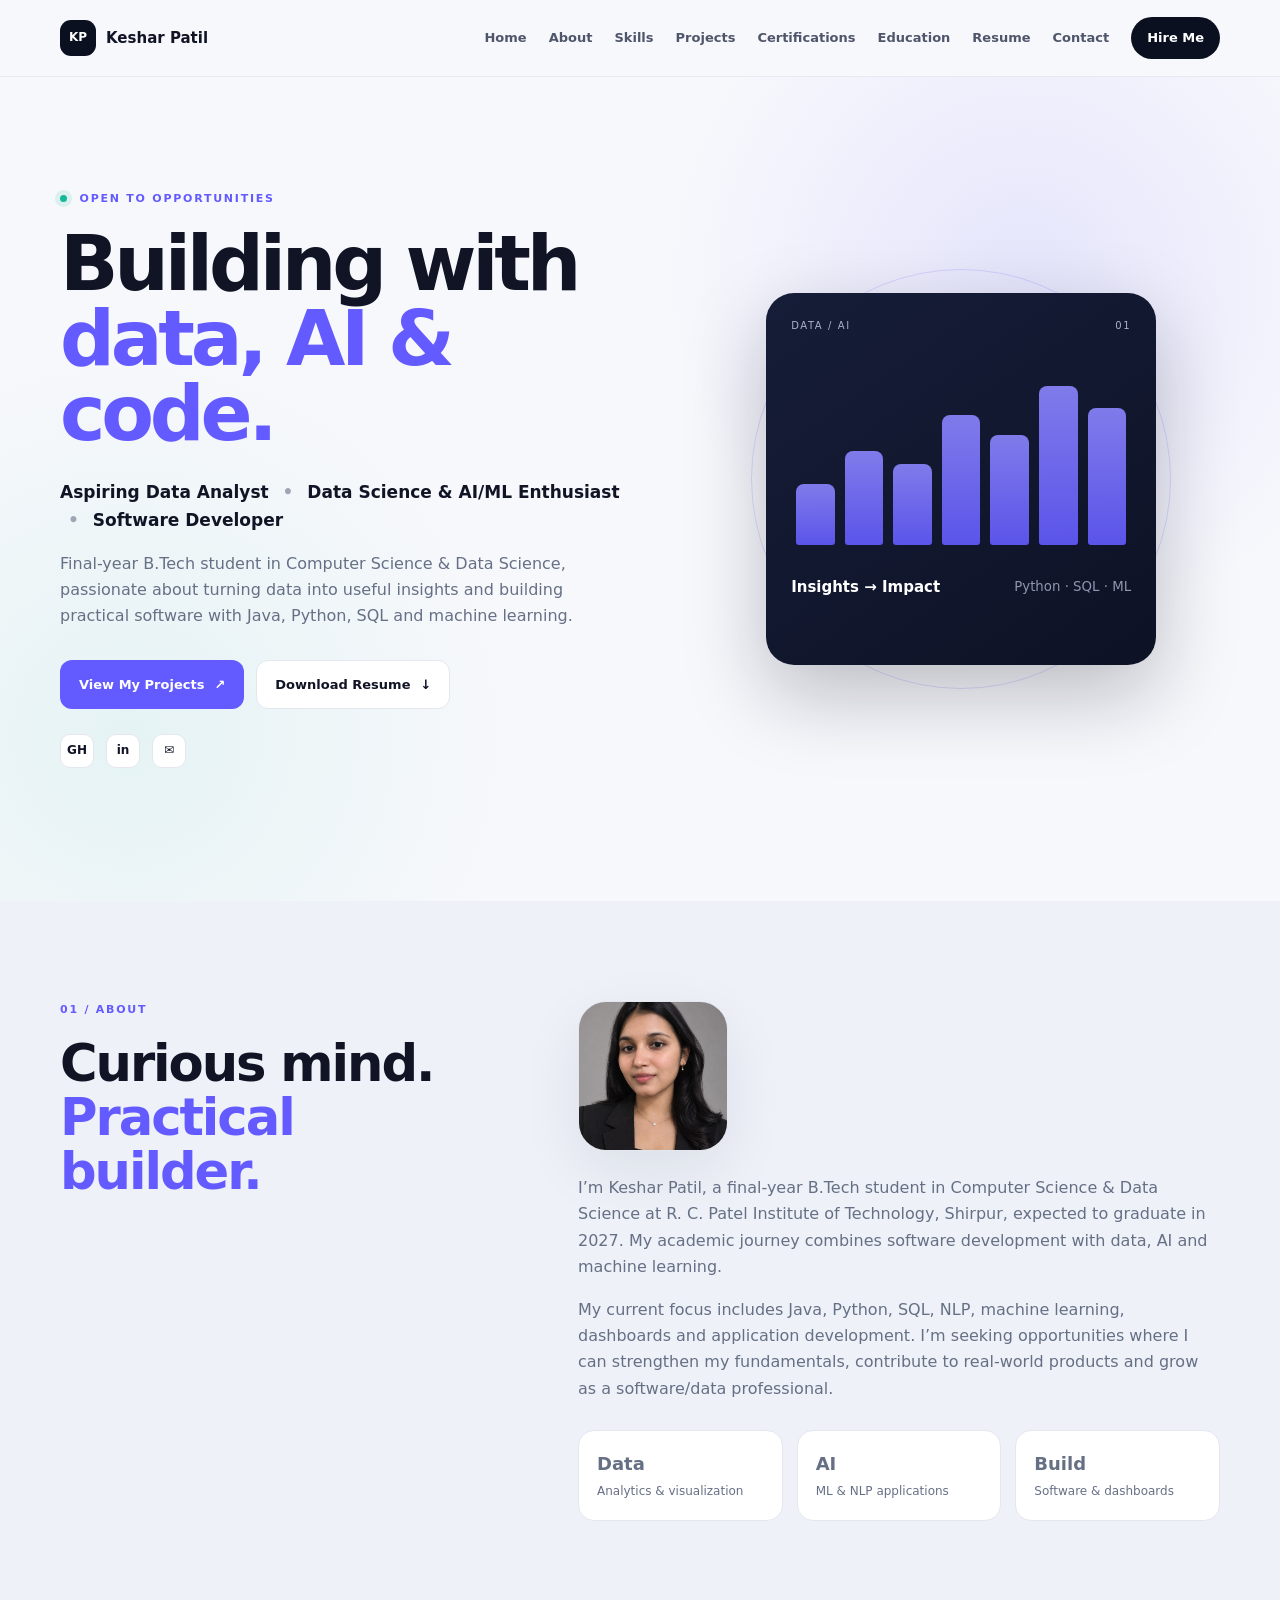
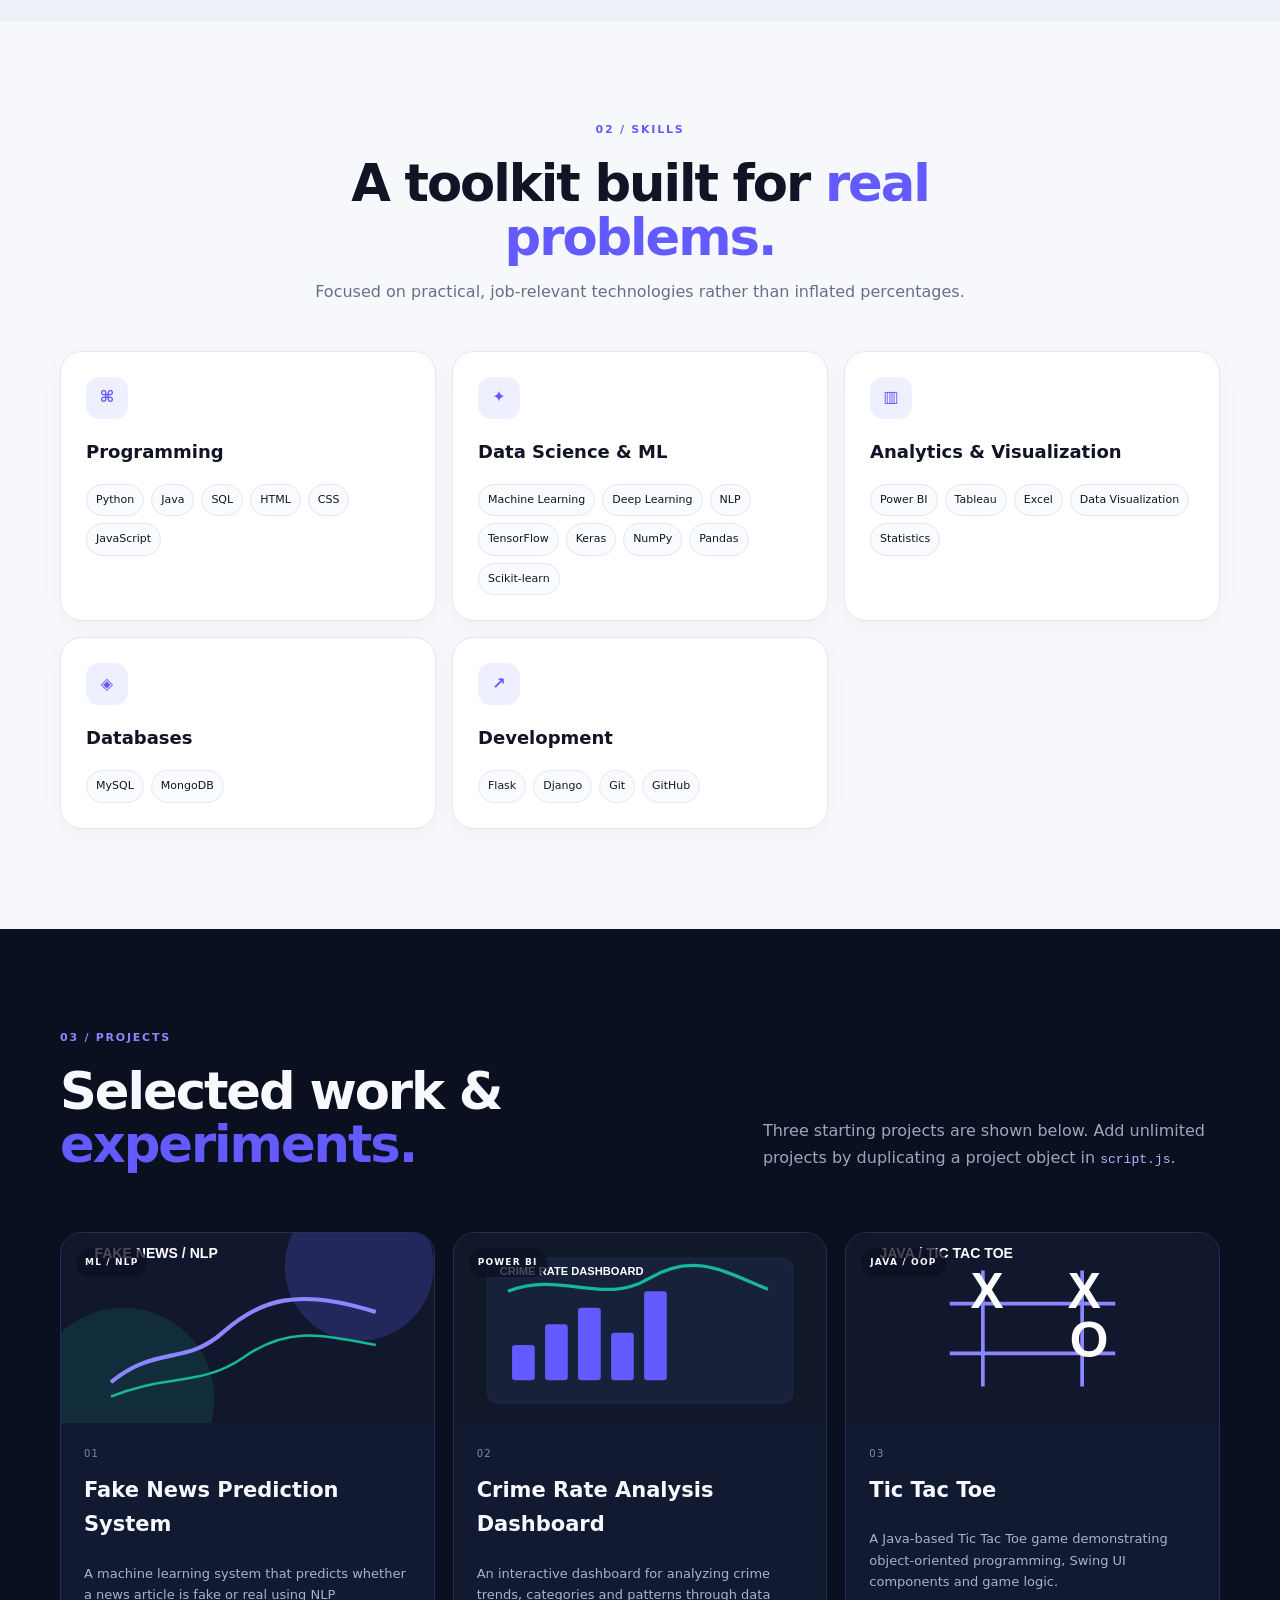
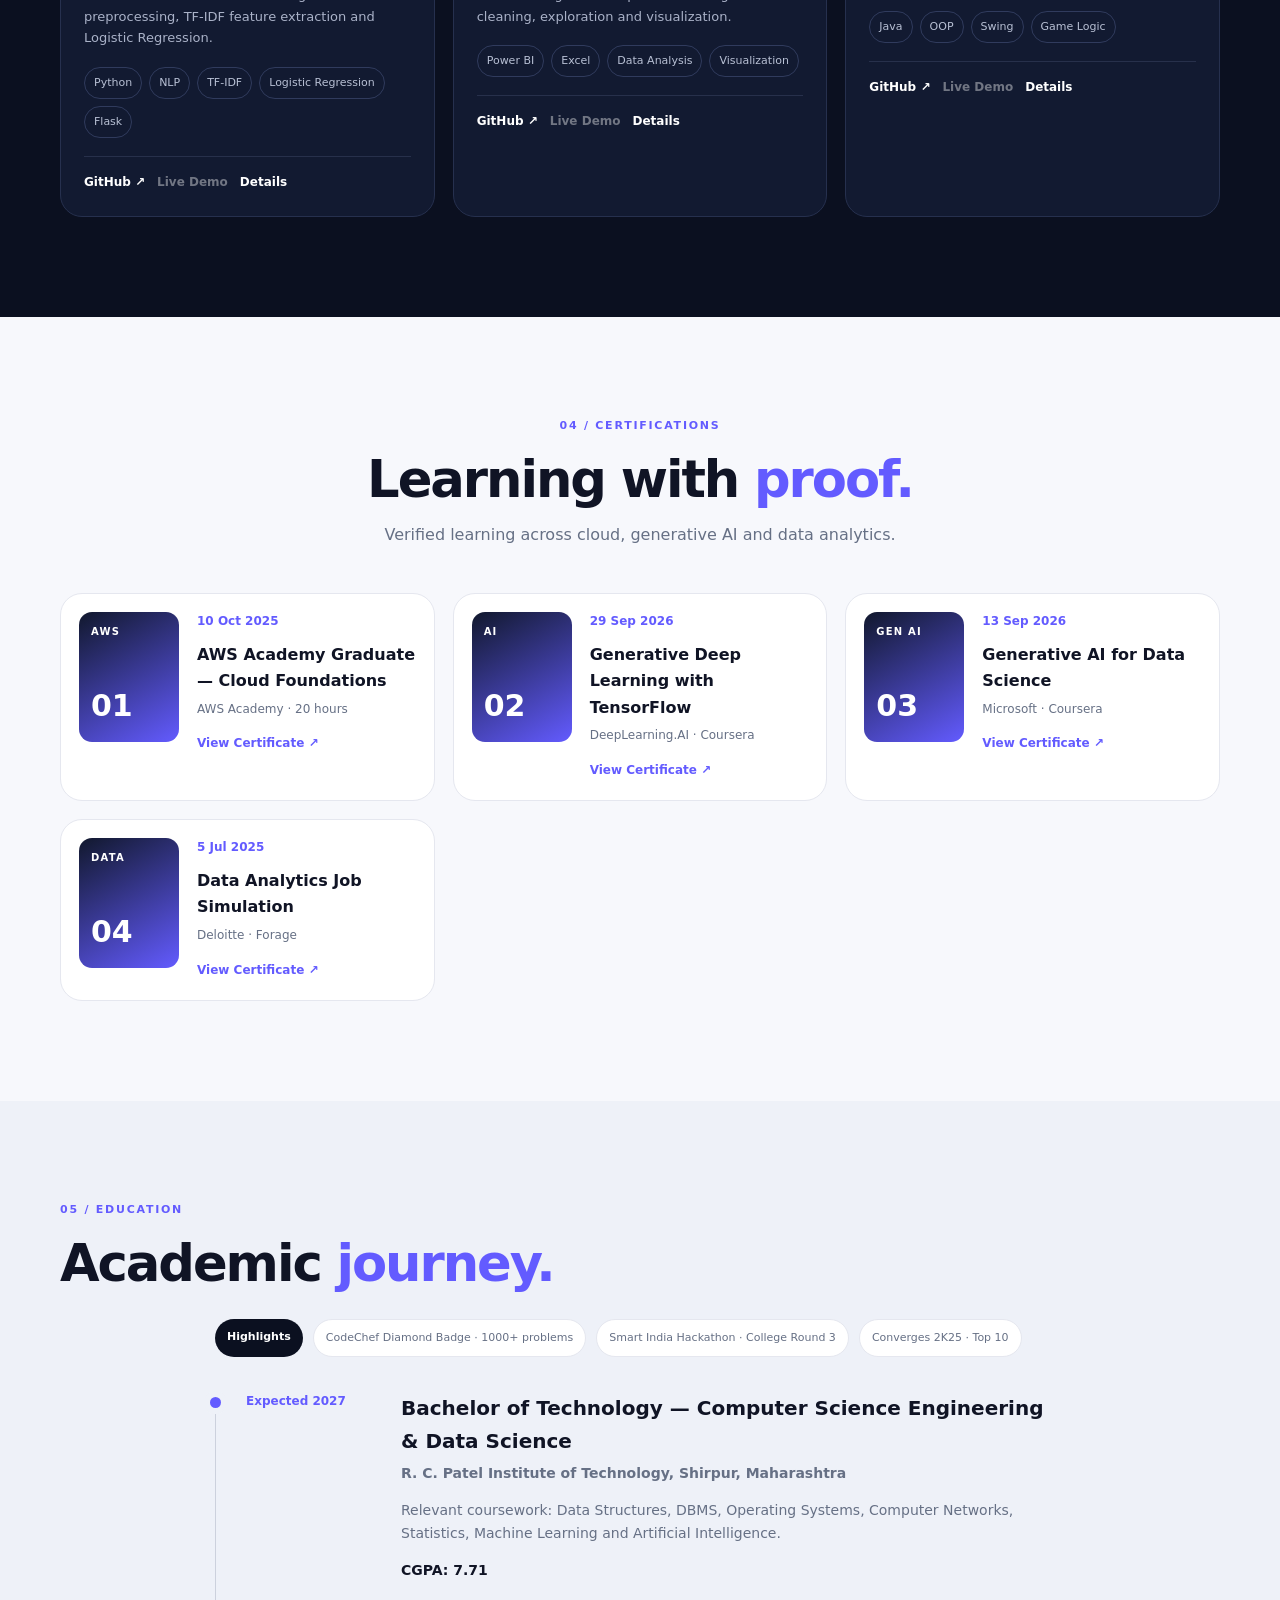
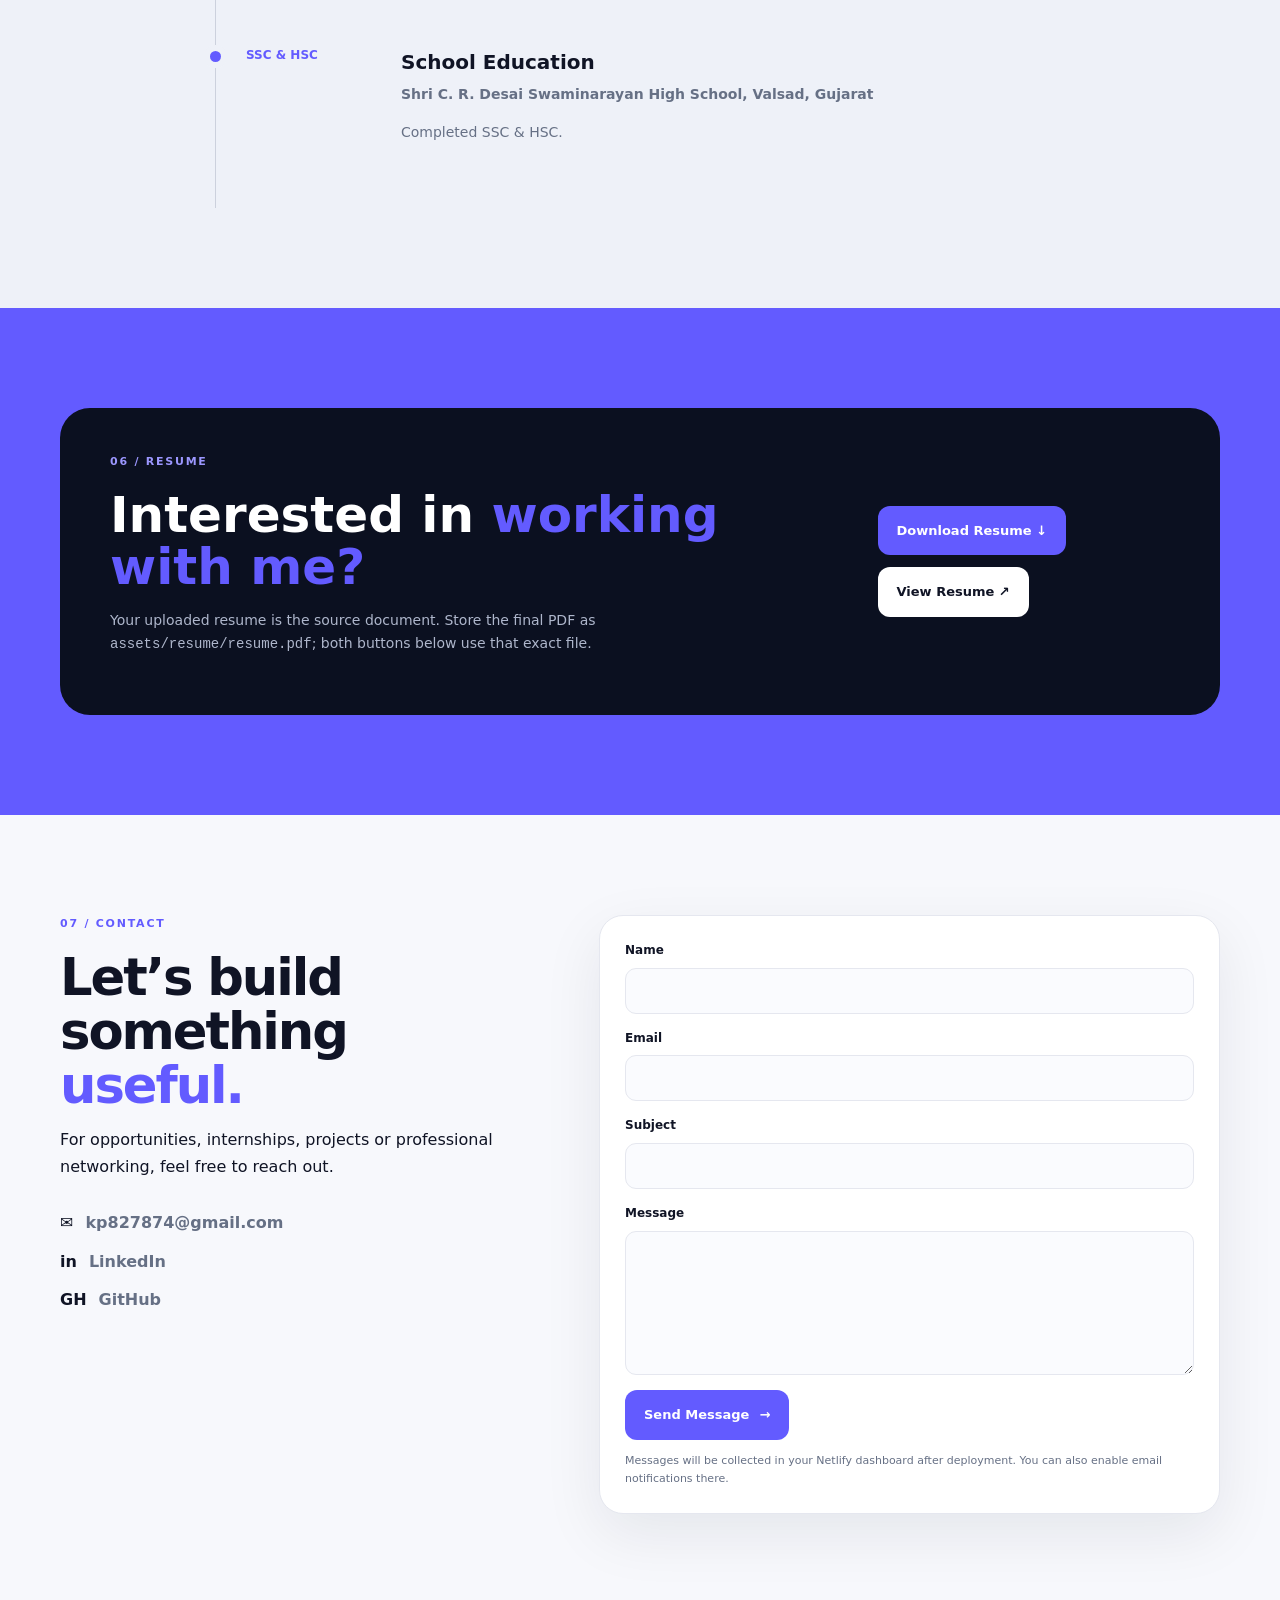
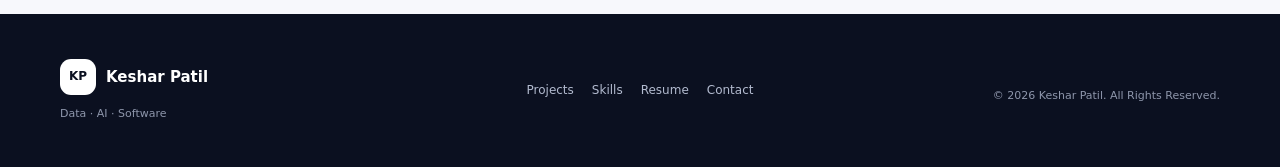
<file: index.html>
<!doctype html>
<html lang="en">
<head>
  <meta charset="UTF-8">
  <meta name="viewport" content="width=device-width, initial-scale=1.0">
  <meta name="description" content="Keshar Patil — aspiring Data Analyst, Data Scientist, AI/ML Engineer and Software Developer. Explore projects, skills, certifications, education and resume.">
  <meta name="keywords" content="Keshar Patil, Data Analyst, Data Science, AI ML, Machine Learning, Python, SQL, Power BI, Software Developer">
  <meta name="author" content="Keshar Patil">
  <meta property="og:title" content="Keshar Patil | Data & AI Portfolio">
  <meta property="og:description" content="Professional portfolio showcasing data analytics, AI/ML and software development projects.">
  <meta property="og:type" content="website">
  <meta name="theme-color" content="#0b1020">
  <title>Keshar Patil | Data & AI Portfolio</title>
  <link rel="icon" href="assets/favicon.svg" type="image/svg+xml">
  <link rel="stylesheet" href="style.css">
</head>
<body>
  <a class="skip-link" href="#main">Skip to content</a>
  <header class="site-header">
    <nav class="nav container" aria-label="Primary navigation">
      <a class="brand" href="#home" aria-label="Keshar Patil home"><span>KP</span><strong>Keshar Patil</strong></a>
      <button class="menu-toggle" type="button" aria-expanded="false" aria-controls="nav-links" aria-label="Open navigation">
        <span></span><span></span><span></span>
      </button>
      <div class="nav-links" id="nav-links">
        <a href="#home">Home</a><a href="#about">About</a><a href="#skills">Skills</a><a href="#projects">Projects</a>
        <a href="#certifications">Certifications</a><a href="#education">Education</a><a href="#resume">Resume</a><a href="#contact">Contact</a>
        <a class="nav-cta" href="#contact">Hire Me</a>
      </div>
    </nav>
  </header>

  <main id="main">
    <section class="hero section" id="home">
      <div class="hero-grid container">
        <div class="hero-copy reveal">
          <p class="eyebrow"><span class="status-dot"></span> Open to opportunities</p>
          <h1>Building with <span>data, AI & code.</span></h1>
          <p class="hero-role">Aspiring Data Analyst <i>•</i> Data Science & AI/ML Enthusiast <i>•</i> Software Developer</p>
          <p class="hero-text">Final-year B.Tech student in Computer Science & Data Science, passionate about turning data into useful insights and building practical software with Java, Python, SQL and machine learning.</p>
          <div class="hero-actions">
            <a class="btn btn-primary" href="#projects">View My Projects <span>↗</span></a>
            <a class="btn btn-secondary" href="assets/resume/resume.pdf" download>Download Resume <span>↓</span></a>
          </div>
          <div class="social-row" aria-label="Social links">
            <a href="https://github.com/" target="_blank" rel="noopener" aria-label="GitHub">GH</a>
            <a href="https://www.linkedin.com/" target="_blank" rel="noopener" aria-label="LinkedIn">in</a>
            <a href="mailto:kp827874@gmail.com" aria-label="Email">✉</a>
          </div>
        </div>
        <div class="hero-visual reveal" aria-label="Decorative data visualization">
          <div class="orbital orbital-a"></div><div class="orbital orbital-b"></div>
          <div class="data-card">
            <div class="data-top"><span>DATA / AI</span><span>01</span></div>
            <div class="chart">
              <span style="height:34%"></span><span style="height:52%"></span><span style="height:45%"></span><span style="height:72%"></span><span style="height:61%"></span><span style="height:88%"></span><span style="height:76%"></span>
            </div>
            <div class="data-bottom"><strong>Insights → Impact</strong><small>Python · SQL · ML</small></div>
          </div>
        </div>
      </div>
    </section>

    <section class="section section-muted" id="about">
      <div class="container two-col">
        <div class="section-heading reveal"><p class="eyebrow">01 / About</p><h2>Curious mind.<br><span>Practical builder.</span></h2></div>
        <div class="about-copy reveal">
          <div class="profile-photo"><img src="assets/images/profile.jpg" alt="Keshar Patil professional profile photo" loading="lazy"></div>
          <p>I’m Keshar Patil, a final-year B.Tech student in Computer Science & Data Science at R. C. Patel Institute of Technology, Shirpur, expected to graduate in 2027. My academic journey combines software development with data, AI and machine learning.</p>
          <p>My current focus includes Java, Python, SQL, NLP, machine learning, dashboards and application development. I’m seeking opportunities where I can strengthen my fundamentals, contribute to real-world products and grow as a software/data professional.</p>
          <div class="mini-stats"><div><strong>Data</strong><span>Analytics & visualization</span></div><div><strong>AI</strong><span>ML & NLP applications</span></div><div><strong>Build</strong><span>Software & dashboards</span></div></div>
        </div>
      </div>
    </section>

    <section class="section" id="skills">
      <div class="container">
        <div class="section-heading center reveal"><p class="eyebrow">02 / Skills</p><h2>A toolkit built for <span>real problems.</span></h2><p>Focused on practical, job-relevant technologies rather than inflated percentages.</p></div>
        <div class="skills-grid">
          <article class="skill-card reveal"><span class="skill-icon">⌘</span><h3>Programming</h3><div class="badges"><span>Python</span><span>Java</span><span>SQL</span><span>HTML</span><span>CSS</span><span>JavaScript</span></div></article>
          <article class="skill-card reveal"><span class="skill-icon">✦</span><h3>Data Science & ML</h3><div class="badges"><span>Machine Learning</span><span>Deep Learning</span><span>NLP</span><span>TensorFlow</span><span>Keras</span><span>NumPy</span><span>Pandas</span><span>Scikit-learn</span></div></article>
          <article class="skill-card reveal"><span class="skill-icon">▥</span><h3>Analytics & Visualization</h3><div class="badges"><span>Power BI</span><span>Tableau</span><span>Excel</span><span>Data Visualization</span><span>Statistics</span></div></article>
          <article class="skill-card reveal"><span class="skill-icon">◈</span><h3>Databases</h3><div class="badges"><span>MySQL</span><span>MongoDB</span></div></article>
          <article class="skill-card reveal"><span class="skill-icon">↗</span><h3>Development</h3><div class="badges"><span>Flask</span><span>Django</span><span>Git</span><span>GitHub</span></div></article>
        </div>
      </div>
    </section>

    <section class="section section-dark" id="projects">
      <div class="container">
        <div class="section-heading split reveal"><div><p class="eyebrow">03 / Projects</p><h2>Selected work & <span>experiments.</span></h2></div><p>Three starting projects are shown below. Add unlimited projects by duplicating a project object in <code>script.js</code>.</p></div>
        <div class="projects-grid">
          <article class="project-card reveal">
            <div class="project-thumb thumb-fake"><img src="assets/images/project-fake-news.svg" alt="Abstract preview for Fake News Prediction System" loading="lazy"><span>ML / NLP</span></div>
            <div class="project-body"><p class="project-number">01</p><h3>Fake News Prediction System</h3><p>A machine learning system that predicts whether a news article is fake or real using NLP preprocessing, TF-IDF feature extraction and Logistic Regression.</p><div class="tech-list"><span>Python</span><span>NLP</span><span>TF-IDF</span><span>Logistic Regression</span><span>Flask</span></div><div class="card-actions"><a href="https://github.com/" target="_blank" rel="noopener">GitHub ↗</a><a href="#" class="disabled-link" aria-disabled="true">Live Demo</a><a href="#contact">Details</a></div></div>
          </article>
          <article class="project-card reveal">
            <div class="project-thumb thumb-power"><img src="assets/images/project-crime-dashboard.svg" alt="Abstract preview for Crime Rate Analysis Dashboard" loading="lazy"><span>POWER BI</span></div>
            <div class="project-body"><p class="project-number">02</p><h3>Crime Rate Analysis Dashboard</h3><p>An interactive dashboard for analyzing crime trends, categories and patterns through data cleaning, exploration and visualization.</p><div class="tech-list"><span>Power BI</span><span>Excel</span><span>Data Analysis</span><span>Visualization</span></div><div class="card-actions"><a href="https://github.com/" target="_blank" rel="noopener">GitHub ↗</a><a href="#" class="disabled-link" aria-disabled="true">Live Demo</a><a href="#contact">Details</a></div></div>
          </article>
          <article class="project-card reveal">
            <div class="project-thumb thumb-java"><img src="assets/images/project-tictactoe.svg" alt="Abstract preview for Tic Tac Toe Java project" loading="lazy"><span>JAVA / OOP</span></div>
            <div class="project-body"><p class="project-number">03</p><h3>Tic Tac Toe</h3><p>A Java-based Tic Tac Toe game demonstrating object-oriented programming, Swing UI components and game logic.</p><div class="tech-list"><span>Java</span><span>OOP</span><span>Swing</span><span>Game Logic</span></div><div class="card-actions"><a href="https://github.com/" target="_blank" rel="noopener">GitHub ↗</a><a href="#" class="disabled-link" aria-disabled="true">Live Demo</a><a href="#contact">Details</a></div></div>
          </article>
        </div>
      </div>
    </section>

    <section class="section" id="certifications">
      <div class="container">
        <div class="section-heading center reveal"><p class="eyebrow">04 / Certifications</p><h2>Learning with <span>proof.</span></h2><p>Verified learning across cloud, generative AI and data analytics.</p></div>
        <div class="cert-grid">
          <article class="cert-card reveal"><div class="cert-preview">AWS<span>01</span></div><div><p class="cert-year">10 Oct 2025</p><h3>AWS Academy Graduate — Cloud Foundations</h3><p>AWS Academy · 20 hours</p><a href="assets/certificates/aws-cloud-foundations.pdf" target="_blank" rel="noopener">View Certificate ↗</a></div></article>
          <article class="cert-card reveal"><div class="cert-preview">AI<span>02</span></div><div><p class="cert-year">29 Sep 2026</p><h3>Generative Deep Learning with TensorFlow</h3><p>DeepLearning.AI · Coursera</p><a href="assets/certificates/generative-deep-learning-tensorflow.pdf" target="_blank" rel="noopener">View Certificate ↗</a></div></article>
          <article class="cert-card reveal"><div class="cert-preview">GEN AI<span>03</span></div><div><p class="cert-year">13 Sep 2026</p><h3>Generative AI for Data Science</h3><p>Microsoft · Coursera</p><a href="assets/certificates/generative-ai-data-science.pdf" target="_blank" rel="noopener">View Certificate ↗</a></div></article>
          <article class="cert-card reveal"><div class="cert-preview">DATA<span>04</span></div><div><p class="cert-year">5 Jul 2025</p><h3>Data Analytics Job Simulation</h3><p>Deloitte · Forage</p><a href="assets/certificates/deloitte-data-analytics.pdf" target="_blank" rel="noopener">View Certificate ↗</a></div></article>
        </div>
      </div>
    </section>

    <section class="section section-muted" id="education">
      <div class="container">
        <div class="section-heading reveal"><p class="eyebrow">05 / Education</p><h2>Academic <span>journey.</span></h2></div>
        <div class="achievement-strip reveal"><strong>Highlights</strong><span>CodeChef Diamond Badge · 1000+ problems</span><span>Smart India Hackathon · College Round 3</span><span>Converges 2K25 · Top 10</span></div>
        <div class="timeline">
          <article class="timeline-item reveal"><div class="timeline-dot"></div><div class="timeline-meta">Expected 2027</div><div><h3>Bachelor of Technology — Computer Science Engineering & Data Science</h3><p class="muted">R. C. Patel Institute of Technology, Shirpur, Maharashtra</p><p>Relevant coursework: Data Structures, DBMS, Operating Systems, Computer Networks, Statistics, Machine Learning and Artificial Intelligence.</p><p class="tagline">CGPA: 7.71</p></div></article>
          <article class="timeline-item reveal"><div class="timeline-dot"></div><div class="timeline-meta">SSC & HSC</div><div><h3>School Education</h3><p class="muted">Shri C. R. Desai Swaminarayan High School, Valsad, Gujarat</p><p>Completed SSC & HSC.</p></div></article>
        </div>
      </div>
    </section>

    <section class="section resume-section" id="resume">
      <div class="container resume-card reveal">
        <div><p class="eyebrow">06 / Resume</p><h2>Interested in <span>working with me?</span></h2><p>Your uploaded resume is the source document. Store the final PDF as <code>assets/resume/resume.pdf</code>; both buttons below use that exact file.</p></div>
        <div class="resume-actions"><a class="btn btn-primary" href="assets/resume/resume.pdf" download>Download Resume ↓</a><a class="btn btn-light" href="assets/resume/resume.pdf" target="_blank" rel="noopener">View Resume ↗</a></div>
      </div>
    </section>

    <section class="section" id="contact">
      <div class="container contact-grid">
        <div class="section-heading reveal"><p class="eyebrow">07 / Contact</p><h2>Let’s build something <span>useful.</span></h2><p>For opportunities, internships, projects or professional networking, feel free to reach out.</p><div class="contact-links"><a href="mailto:kp827874@gmail.com">✉ <span>kp827874@gmail.com</span></a><a href="https://www.linkedin.com/" target="_blank" rel="noopener">in <span>LinkedIn</span></a><a href="https://github.com/" target="_blank" rel="noopener">GH <span>GitHub</span></a></div></div>
        <form class="contact-form reveal" id="contact-form" name="contact" method="POST" data-netlify="true" netlify-honeypot="bot-field">
          <input type="hidden" name="form-name" value="contact">
          <p class="honeypot" aria-hidden="true"><label>Don’t fill this out if you’re human: <input name="bot-field" type="text" tabindex="-1" autocomplete="off"></label></p>
          <label>Name<input name="name" type="text" autocomplete="name" required></label>
          <label>Email<input name="email" type="email" autocomplete="email" required></label>
          <label>Subject<input name="subject" type="text" required></label>
          <label>Message<textarea name="message" rows="6" required></textarea></label>
          <button class="btn btn-primary" type="submit">Send Message <span>→</span></button>
          <p class="form-note" id="form-note" role="status">Messages will be collected in your Netlify dashboard after deployment. You can also enable email notifications there.</p>
        </form>
      </div>
    </section>
  </main>

  <footer class="footer"><div class="container footer-inner"><div><a class="brand" href="#home"><span>KP</span><strong>Keshar Patil</strong></a><p>Data · AI · Software</p></div><div class="footer-links"><a href="#projects">Projects</a><a href="#skills">Skills</a><a href="#resume">Resume</a><a href="#contact">Contact</a></div><div><p>© 2026 Keshar Patil. All Rights Reserved.</p></div></div></footer>
  <script src="script.js" defer></script>
</body>
</html>
</file>
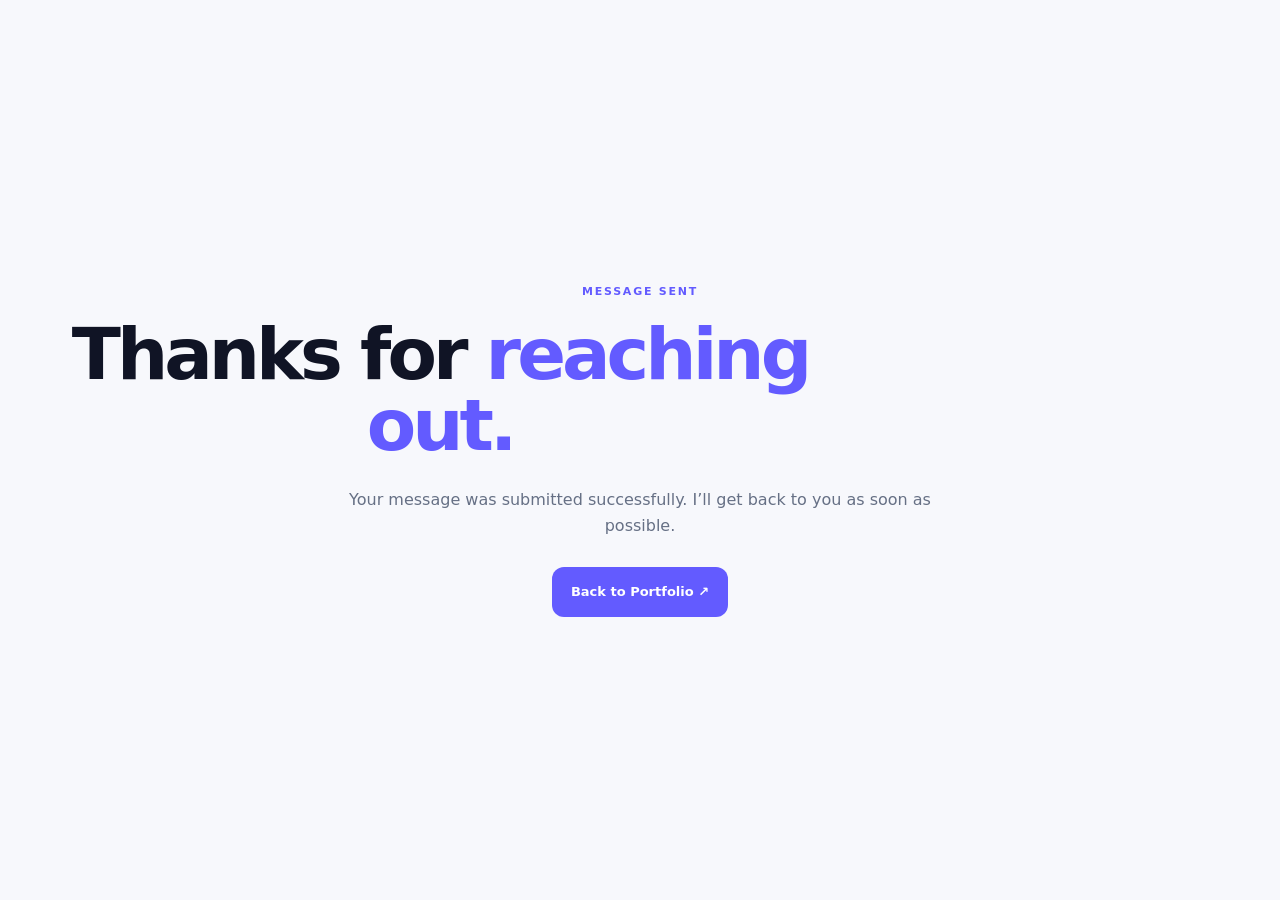
<file: success.html>
<!doctype html>
<html lang="en">
<head>
  <meta charset="UTF-8">
  <meta name="viewport" content="width=device-width, initial-scale=1.0">
  <meta name="robots" content="noindex">
  <meta name="theme-color" content="#0b1020">
  <title>Message Sent | Keshar Patil</title>
  <link rel="icon" href="assets/favicon.svg" type="image/svg+xml">
  <link rel="stylesheet" href="style.css">
</head>
<body>
  <main class="section" style="min-height:100vh;display:grid;place-items:center;text-align:center">
    <div class="container">
      <p class="eyebrow">Message sent</p>
      <h1 style="font-size:clamp(42px,7vw,72px)">Thanks for <span>reaching out.</span></h1>
      <p style="max-width:600px;margin:0 auto 28px;color:var(--muted)">Your message was submitted successfully. I’ll get back to you as soon as possible.</p>
      <a class="btn btn-primary" href="/">Back to Portfolio ↗</a>
    </div>
  </main>
</body>
</html>
</file>
<file: style.css>
:root{--bg:#f7f8fc;--surface:#fff;--ink:#101425;--muted:#667085;--line:#e5e7ef;--accent:#635bff;--accent2:#17b897;--dark:#0b1020;--dark2:#121a31;--radius:22px;--shadow:0 20px 60px rgba(16,20,37,.08);--container:min(1160px,calc(100% - 40px))}*{box-sizing:border-box}html{scroll-behavior:smooth;scroll-padding-top:82px}body{margin:0;background:var(--bg);color:var(--ink);font-family:Inter,ui-sans-serif,system-ui,-apple-system,BlinkMacSystemFont,"Segoe UI",sans-serif;line-height:1.65}a{color:inherit;text-decoration:none}button,input,textarea{font:inherit}.container{width:var(--container);margin:auto}.section{padding:100px 0}.section-muted{background:#eef1f8}.section-dark{background:var(--dark);color:#f8f9ff}.site-header{position:sticky;top:0;z-index:20;background:rgba(247,248,252,.88);backdrop-filter:blur(16px);border-bottom:1px solid rgba(229,231,239,.8)}.nav{min-height:76px;display:flex;align-items:center;justify-content:space-between}.brand{display:inline-flex;align-items:center;gap:10px;font-size:15px}.brand span{width:36px;height:36px;border-radius:11px;display:grid;place-items:center;background:var(--dark);color:#fff;font-weight:800;font-size:12px}.nav-links{display:flex;align-items:center;gap:22px;font-size:13px;font-weight:650;color:#4f566b}.nav-links a{transition:color .2s}.nav-links a:hover{color:var(--accent)}.nav-cta{background:var(--dark);color:#fff!important;padding:10px 16px;border-radius:999px}.menu-toggle{display:none;border:0;background:transparent;padding:8px}.menu-toggle span{display:block;width:24px;height:2px;background:var(--ink);margin:5px}.hero{min-height:calc(100vh - 76px);display:grid;align-items:center;padding:90px 0 110px;overflow:hidden;background:radial-gradient(circle at 80% 25%,rgba(99,91,255,.12),transparent 30%),radial-gradient(circle at 10% 80%,rgba(23,184,151,.08),transparent 30%)}.hero-grid{display:grid;grid-template-columns:1.05fr .95fr;gap:70px;align-items:center}.eyebrow{font-size:11px;letter-spacing:.16em;text-transform:uppercase;font-weight:800;color:var(--accent);margin:0 0 18px}.status-dot{display:inline-block;width:7px;height:7px;border-radius:50%;background:var(--accent2);margin-right:7px;box-shadow:0 0 0 5px rgba(23,184,151,.12)}h1,h2,h3,p{margin-top:0}h1{font-size:clamp(48px,6vw,78px);line-height:.98;letter-spacing:-.055em;max-width:760px;margin-bottom:26px}h1 span,h2 span{color:var(--accent)}.hero-role{font-size:17px;font-weight:700;max-width:680px}.hero-role i{font-style:normal;color:#a0a5b4;margin:0 8px}.hero-text{font-size:16px;color:var(--muted);max-width:650px}.hero-actions,.social-row,.card-actions,.resume-actions{display:flex;align-items:center;gap:12px;flex-wrap:wrap}.hero-actions{margin:30px 0 25px}.btn{display:inline-flex;align-items:center;justify-content:center;gap:10px;padding:13px 18px;border-radius:12px;border:1px solid transparent;font-weight:750;font-size:13px;transition:transform .2s,box-shadow .2s,background .2s}.btn:hover{transform:translateY(-2px);box-shadow:0 10px 25px rgba(16,20,37,.12)}.btn-primary{background:var(--accent);color:#fff}.btn-secondary{background:#fff;border-color:var(--line)}.btn-light{background:#fff;color:var(--ink)}.social-row a{width:34px;height:34px;border:1px solid var(--line);border-radius:10px;display:grid;place-items:center;font-weight:800;font-size:12px;background:#fff}.hero-visual{min-height:430px;position:relative;display:grid;place-items:center}.orbital{position:absolute;border:1px solid rgba(99,91,255,.18);border-radius:50%}.orbital-a{width:420px;height:420px}.orbital-b{width:300px;height:300px;transform:rotate(25deg);border-color:rgba(23,184,151,.18)}.data-card{width:min(390px,90%);aspect-ratio:1.05;border-radius:28px;background:linear-gradient(145deg,#161d38,#0d1225);color:#fff;padding:25px;box-shadow:0 30px 80px rgba(11,16,32,.25);position:relative;z-index:2}.data-top,.data-bottom{display:flex;justify-content:space-between;align-items:center}.data-top{font-size:10px;letter-spacing:.16em;color:#aab1c7}.chart{height:240px;display:flex;align-items:end;gap:10px;padding:30px 5px}.chart span{flex:1;border-radius:8px 8px 3px 3px;background:linear-gradient(to top,var(--accent),#8c86ff);opacity:.9}.data-bottom strong{font-size:15px}.data-bottom small{color:#8e96b0}.two-col{display:grid;grid-template-columns:.8fr 1.2fr;gap:90px}.section-heading h2{font-size:clamp(34px,4vw,52px);line-height:1.05;letter-spacing:-.04em;margin-bottom:15px}.section-heading>p:last-child,.about-copy{color:var(--muted)}.about-copy p{font-size:16px}.profile-photo{width:150px;height:150px;border-radius:28px;overflow:hidden;margin-bottom:24px;border:1px solid var(--line);box-shadow:var(--shadow);background:#e9ecf5}.profile-photo img{width:100%;height:100%;object-fit:cover}.achievement-strip{display:flex;gap:10px;flex-wrap:wrap;margin:28px auto 0;max-width:850px}.achievement-strip strong,.achievement-strip span{font-size:11px;padding:9px 12px;border-radius:999px}.achievement-strip strong{background:var(--dark);color:#fff}.achievement-strip span{background:#fff;border:1px solid var(--line);color:var(--muted)}.mini-stats{display:grid;grid-template-columns:repeat(3,1fr);gap:14px;margin-top:28px}.mini-stats div{background:#fff;border:1px solid var(--line);padding:18px;border-radius:16px}.mini-stats strong,.mini-stats span{display:block}.mini-stats strong{font-size:18px}.mini-stats span{font-size:12px;color:var(--muted);margin-top:3px}.center{text-align:center;max-width:720px;margin:0 auto 45px}.skills-grid{display:grid;grid-template-columns:repeat(3,1fr);gap:16px}.skill-card{background:#fff;border:1px solid var(--line);border-radius:var(--radius);padding:25px;box-shadow:0 8px 25px rgba(16,20,37,.03);transition:transform .25s,box-shadow .25s}.skill-card:hover,.project-card:hover,.cert-card:hover{transform:translateY(-5px);box-shadow:var(--shadow)}.skill-icon{display:grid;place-items:center;width:42px;height:42px;border-radius:13px;background:#eef0ff;color:var(--accent);font-weight:900;margin-bottom:18px}.skill-card h3{font-size:18px}.badges,.tech-list{display:flex;flex-wrap:wrap;gap:7px}.badges span,.tech-list span{font-size:11px;padding:6px 9px;border:1px solid var(--line);border-radius:999px;background:#fafbff}.section-dark .section-heading p:last-child{color:#9ca6bd}.split{display:grid;grid-template-columns:1fr .7fr;gap:50px;align-items:end;margin-bottom:45px}.section-dark .eyebrow{color:#8c86ff}.section-dark code{color:#b7b2ff}.projects-grid{display:grid;grid-template-columns:repeat(3,1fr);gap:18px}.project-card{background:var(--dark2);border:1px solid #26304e;border-radius:var(--radius);overflow:hidden;transition:transform .25s,box-shadow .25s}.project-thumb{height:190px;position:relative;overflow:hidden}.project-thumb img{width:100%;height:100%;object-fit:cover;display:block}.project-thumb>span{position:absolute;top:15px;left:15px;font-size:9px;letter-spacing:.13em;font-weight:900;background:rgba(11,16,32,.75);padding:7px 9px;border-radius:999px}.project-body{padding:23px}.project-number{font-size:10px;color:#7f8aa7;letter-spacing:.12em}.project-body h3{font-size:21px}.project-body>p:not(.project-number){font-size:13px;color:#aab2c8}.tech-list{margin:18px 0}.tech-list span{border-color:#303b5d;color:#b8c0d4;background:transparent}.card-actions{border-top:1px solid #27304b;padding-top:16px}.card-actions a{font-size:12px;font-weight:750;color:#fff}.disabled-link{opacity:.4;pointer-events:none}.cert-grid{display:grid;grid-template-columns:repeat(3,1fr);gap:18px}.cert-card{border:1px solid var(--line);background:#fff;border-radius:var(--radius);padding:18px;display:flex;gap:18px;transition:transform .25s,box-shadow .25s}.cert-preview{min-width:100px;height:130px;border-radius:13px;background:linear-gradient(150deg,#11182d,#635bff);color:#fff;padding:12px;font-size:10px;font-weight:900;letter-spacing:.12em;display:flex;flex-direction:column;justify-content:space-between}.cert-preview span{font-size:30px;letter-spacing:0}.cert-card h3{font-size:16px;margin-bottom:5px}.cert-card p{font-size:12px;color:var(--muted);margin-bottom:10px}.cert-year{color:var(--accent)!important;font-weight:800}.cert-card a{font-size:12px;font-weight:800;color:var(--accent)}.timeline{max-width:850px;margin:35px auto 0;border-left:1px solid #ccd1dd;padding-left:30px}.timeline-item{position:relative;padding:0 0 50px;display:grid;grid-template-columns:130px 1fr;gap:25px}.timeline-dot{position:absolute;left:-36px;top:5px;width:11px;height:11px;background:var(--accent);border-radius:50%;box-shadow:0 0 0 6px #eef1f8}.timeline-meta{font-size:12px;color:var(--accent);font-weight:800}.timeline-item h3{font-size:20px;margin-bottom:4px}.timeline-item p{font-size:14px;color:var(--muted)}.timeline-item .muted{font-weight:700}.tagline{color:var(--ink)!important;font-weight:650}.resume-section{background:var(--accent)}.resume-card{background:var(--dark);color:#fff;border-radius:30px;padding:45px 50px;display:flex;justify-content:space-between;align-items:center;gap:35px}.resume-card .eyebrow{color:#9c97ff}.resume-card h2{font-size:clamp(32px,4vw,50px);line-height:1.05;margin-bottom:15px}.resume-card p:not(.eyebrow){color:#aeb6cb;max-width:650px;font-size:14px}.contact-grid{display:grid;grid-template-columns:.85fr 1.15fr;gap:80px}.contact-links{display:grid;gap:12px;margin-top:30px}.contact-links a{display:flex;align-items:center;gap:12px;font-weight:750}.contact-links a>span{color:var(--muted);font-weight:550}.contact-form{background:#fff;border:1px solid var(--line);border-radius:24px;padding:25px;box-shadow:var(--shadow)}.contact-form label{display:block;font-size:12px;font-weight:750;margin-bottom:15px}.honeypot{position:absolute!important;left:-5000px!important;width:1px!important;height:1px!important;overflow:hidden!important;margin:0!important;padding:0!important}.contact-form input,.contact-form textarea{display:block;width:100%;margin-top:7px;border:1px solid var(--line);border-radius:11px;padding:12px 13px;outline:none;background:#fafbfe}.contact-form input:focus,.contact-form textarea:focus{border-color:var(--accent);box-shadow:0 0 0 3px rgba(99,91,255,.12)}.contact-form textarea{resize:vertical}.form-note{font-size:11px;color:var(--muted);margin:12px 0 0}.footer{background:var(--dark);color:#fff;padding:45px 0}.footer .brand span{background:#fff;color:var(--dark)}.footer-inner{display:grid;grid-template-columns:1fr 1fr 1fr;gap:30px;align-items:center}.footer p{font-size:11px;color:#8e96ab;margin:10px 0 0}.footer-inner>div:last-child{text-align:right}.footer-links{display:flex;justify-content:center;gap:18px;font-size:12px;color:#b3bbcf}.skip-link{position:absolute;left:-9999px;top:10px}.skip-link:focus{left:10px;z-index:50;background:#fff;padding:10px}.reveal{opacity:0;transform:translateY(18px);transition:opacity .7s ease,transform .7s ease}.reveal.visible{opacity:1;transform:none}@media(max-width:950px){.nav-links{gap:13px}.hero-grid{grid-template-columns:1fr;gap:30px}.hero{min-height:auto}.hero-visual{min-height:360px}.skills-grid,.projects-grid,.cert-grid{grid-template-columns:repeat(2,1fr)}.two-col,.contact-grid{grid-template-columns:1fr;gap:35px}.split{grid-template-columns:1fr}.resume-card{flex-direction:column;align-items:flex-start}.footer-inner{grid-template-columns:1fr 1fr}.footer-inner>div:last-child{text-align:left}}@media(max-width:720px){:root{--container:min(100% - 28px,600px)}.section{padding:75px 0}.menu-toggle{display:block}.nav-links{display:none;position:absolute;left:14px;right:14px;top:68px;background:#fff;border:1px solid var(--line);border-radius:18px;padding:12px;box-shadow:var(--shadow);flex-direction:column;align-items:stretch}.nav-links.open{display:flex}.nav-links a{padding:10px 12px}.nav-cta{text-align:center}.hero{padding-top:65px}.hero-role i{display:none}.hero-role{font-size:15px}.hero-visual{min-height:300px}.orbital-a{width:290px;height:290px}.orbital-b{width:220px;height:220px}.data-card{width:290px}.chart{height:150px}.skills-grid,.projects-grid,.cert-grid{grid-template-columns:1fr}.mini-stats{grid-template-columns:1fr}.timeline-item{grid-template-columns:1fr;gap:4px}.resume-card{padding:30px 25px}.contact-grid{gap:35px}.footer-inner{grid-template-columns:1fr}.footer-links{justify-content:flex-start;flex-wrap:wrap}.footer-inner>div:last-child{text-align:left}h1{font-size:clamp(44px,14vw,64px)}}@media(prefers-reduced-motion:reduce){html{scroll-behavior:auto}.reveal{opacity:1;transform:none;transition:none}.btn,.skill-card,.project-card,.cert-card{transition:none}}
</file>
